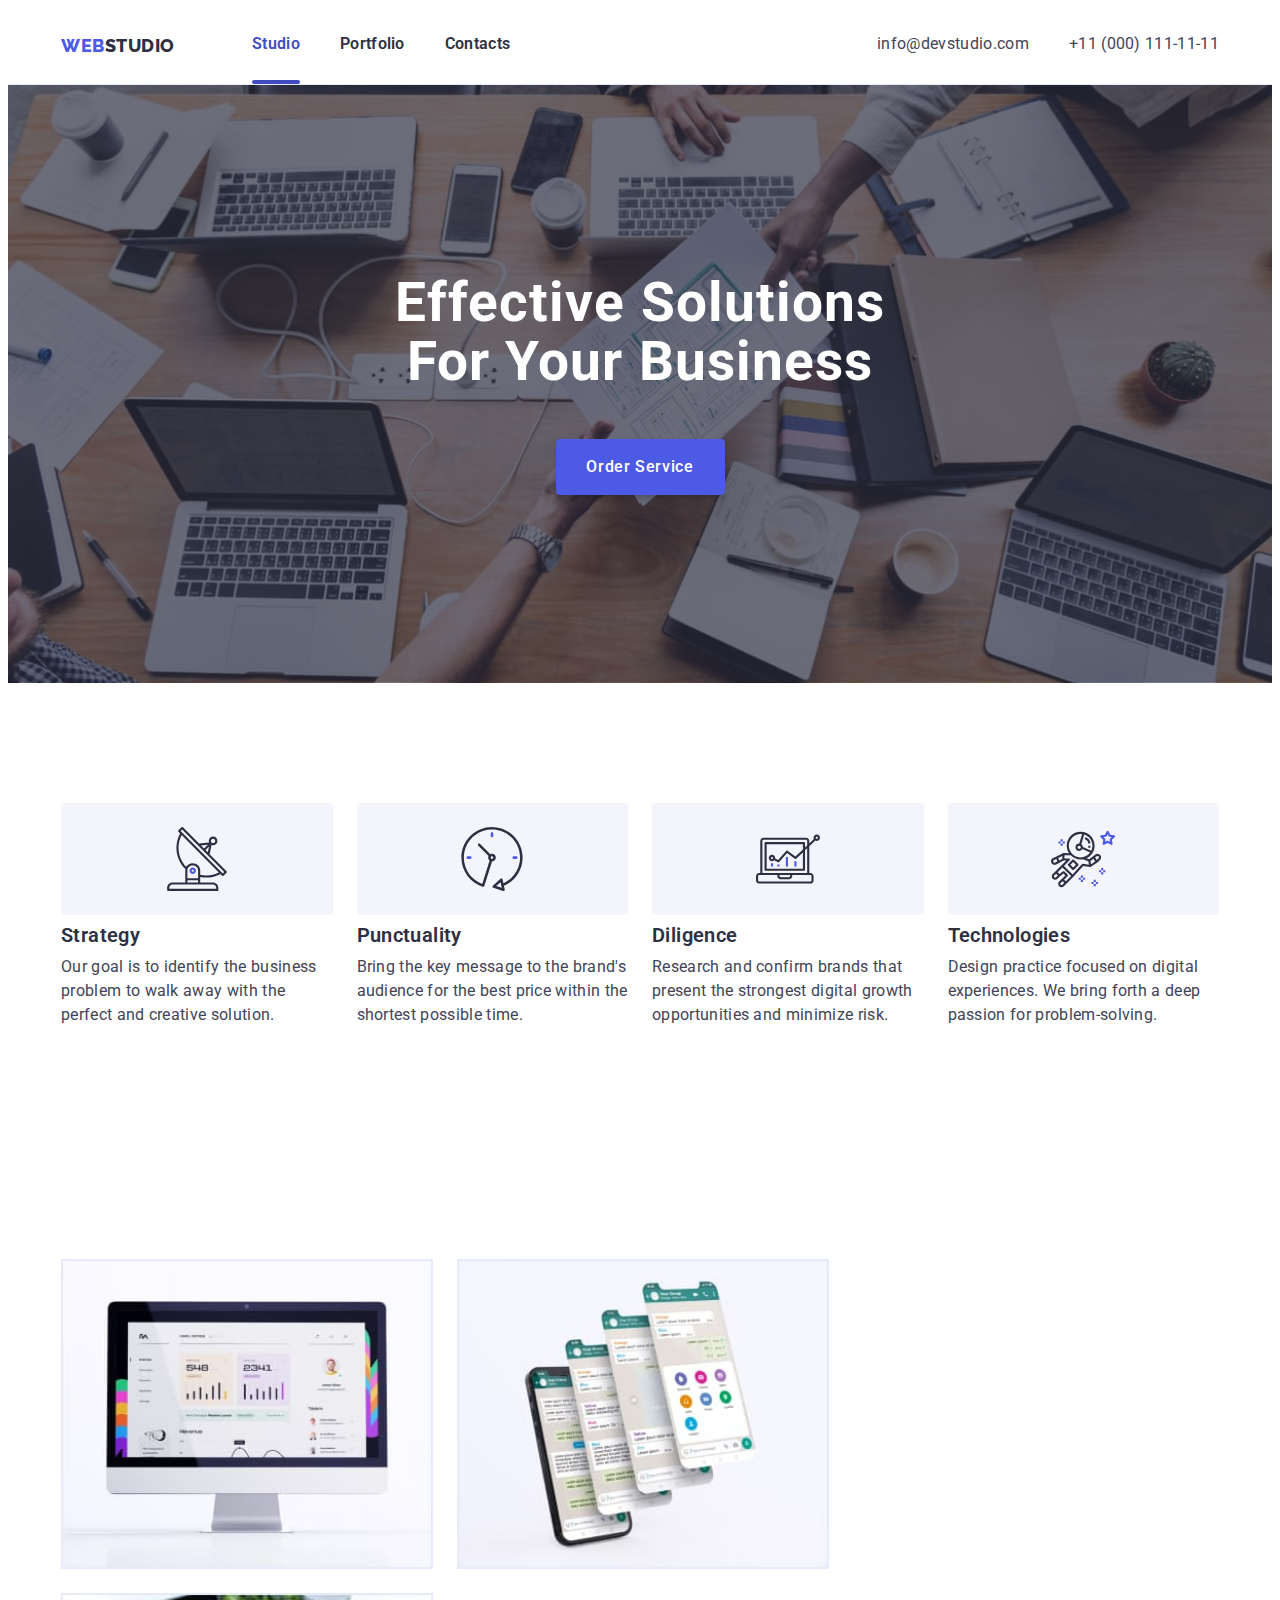
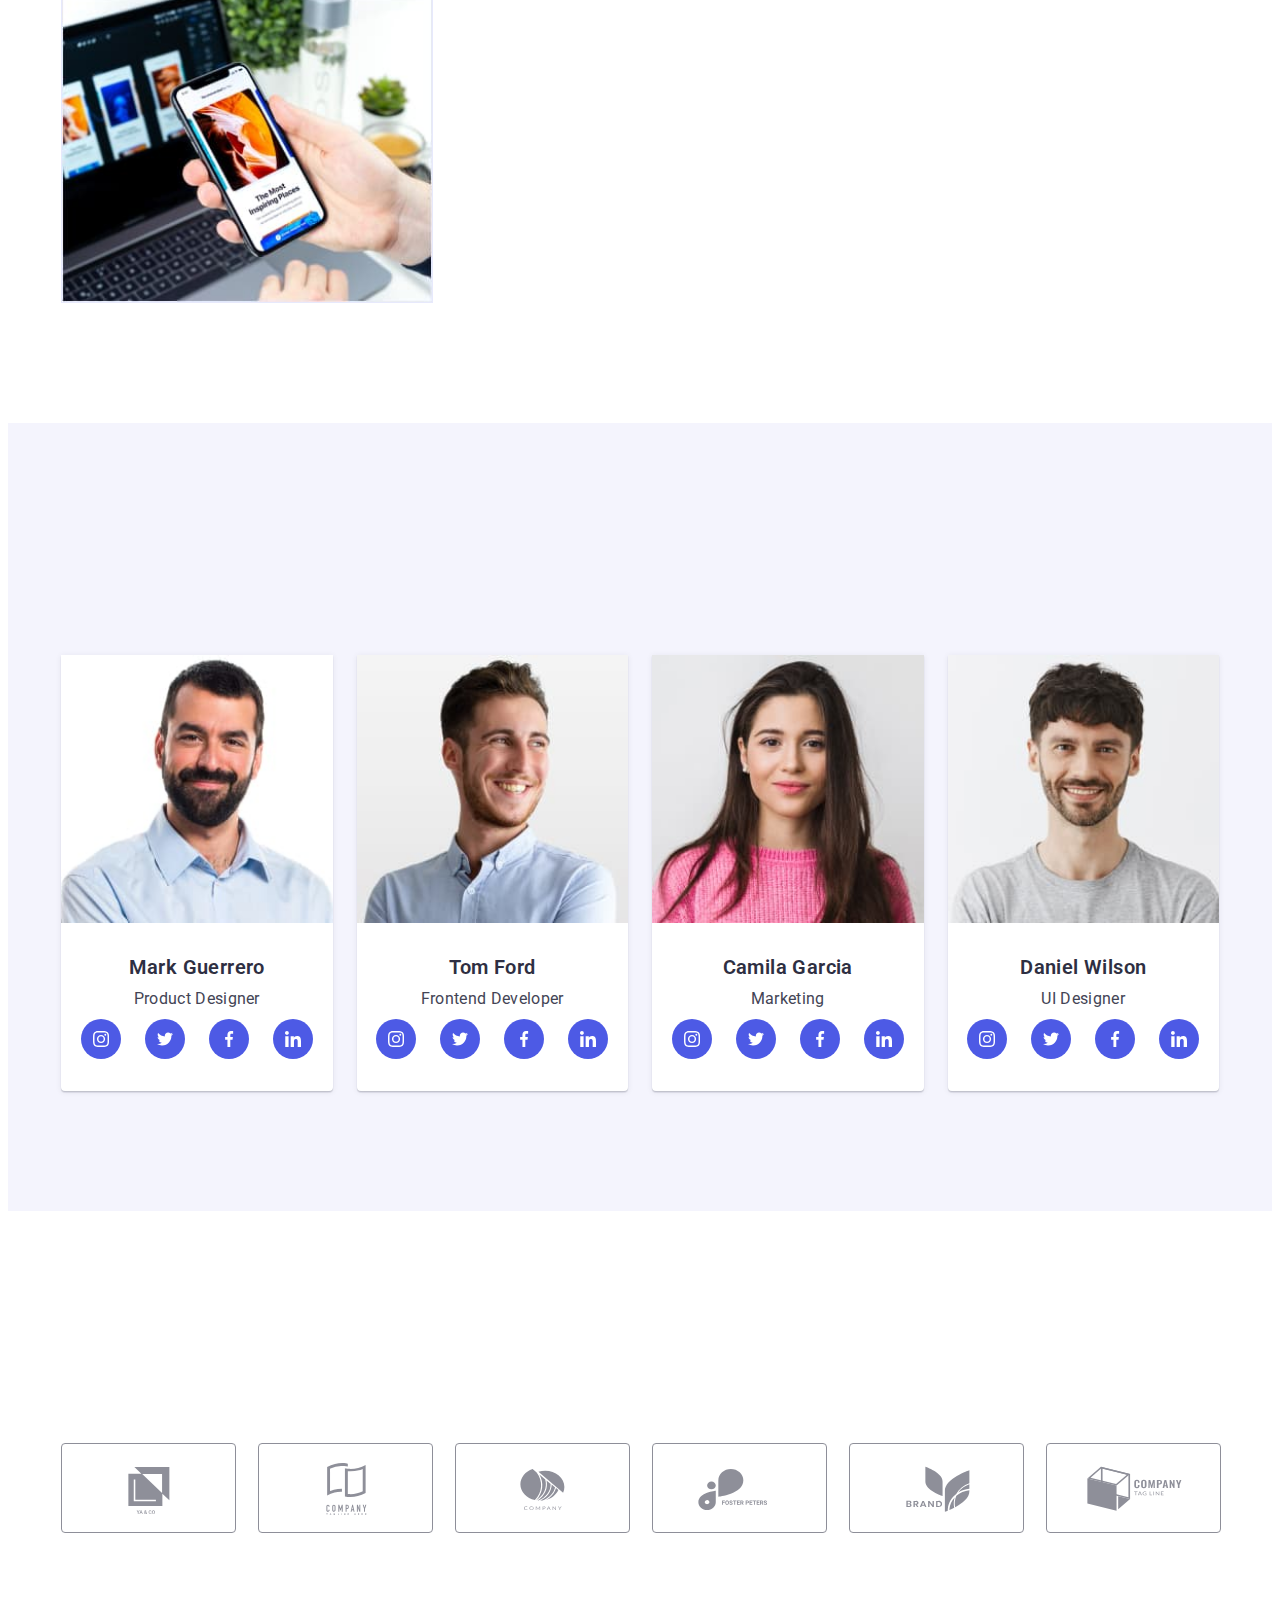
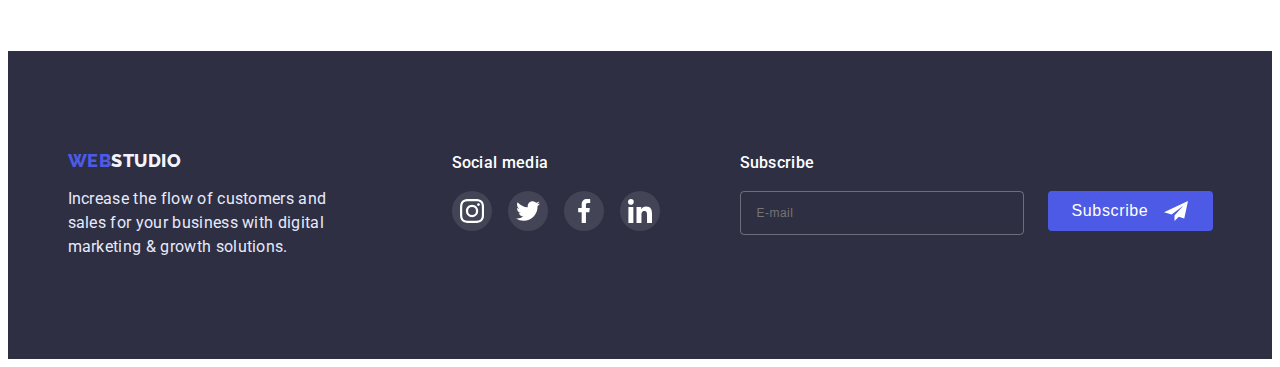
<file: index.html>
<!DOCTYPE html>
<html lang="en">
    <head>
        <meta charset="UTF-8" />
        <meta http-equiv="X-UA-Compatible" content="IE=edge" />
        <meta name="viewport" content="width=device-width, initial-scale=1.0" />
        <title>WebStudio</title>
        <link rel="preconnect" href="https://fonts.googleapis.com" />
        <link rel="preconnect" href="https://fonts.gstatic.com" crossorigin />
        <link
            href="https://fonts.googleapis.com/css2?family=Raleway:wght@800&family=Roboto:wght@400;500;700;900&display=swap"
            rel="stylesheet"
        />
        <link
            rel="stylesheet"
            href="https://cdnjs.cloudflare.com/ajax/libs/animate.css/4.1.1/animate.min.css"
        />
        <link rel="stylesheet" href="https://unpkg.com/aos@next/dist/aos.css" />
        <link
            rel="stylesheet"
            href="https://cdnjs.cloudflare.com/ajax/libs/modern-normalize/1.1.0/modern-normalize.min.css"
            integrity="sha512-wpPYUAdjBVSE4KJnH1VR1HeZfpl1ub8YT/NKx4PuQ5NmX2tKuGu6U/JRp5y+Y8XG2tV+wKQpNHVUX03MfMFn9Q=="
            crossorigin="anonymous"
            referrerpolicy="no-referrer"
        />
        <link rel="stylesheet" href="./css/styles.css" />
        <link rel="stylesheet" href="./css/mobile.css" />
        <link rel="stylesheet" href="./css/tablet.css" />
        <link rel="stylesheet" href="./css/desktop.css" />
    </head>
    <body>
        <header class="header">
            <div class="container header-container">
                <nav class="header-navigation">
                    <a class="header-logo" href="./index.html"
                        >Web<span class="header-logo hl-span">Studio</span>
                    </a>
                    <ul class="header-list list">
                        <li class="header-item">
                            <a class="header-link current" href="./index.html">Studio</a>
                        </li>
                        <li class="header-item">
                            <a class="header-link" href="./portfolio.html">Portfolio</a>
                        </li>
                        <li class="header-item"><a class="header-link" href="">Contacts</a></li>
                    </ul>
                </nav>
                <ul class="header-contacts-list list">
                    <li class="header-contacts-item">
                        <a class="header-contacts-mail" href="mailto:info@devstudio.com"
                            >info@devstudio.com</a
                        >
                    </li>
                    <li class="header-contacts-item">
                        <a class="header-contacts-tel" href="tel:+11(000)111-11-11"
                            >+11 (000) 111-11-11</a
                        >
                    </li>
                </ul>
                <button class="menu-open-btn" type="button" data-menu-open>
                    <svg class="menu-open-icon" width="32" height="22">
                        <use href="./images/icons.svg#icon-menu-hamburger"></use>
                    </svg>
                </button>
            </div>
            <div class="mob-menu is-hidden" data-menu>
                <div class="container">
                    <div class="mob-menu-top">
                        <button class="menu-close-btn" type="button" data-menu-close>
                            <svg class="menu-close-icon" width="8" height="8">
                                <use href="./images/icons.svg#icon-close-icon-mob"></use>
                            </svg>
                        </button>
                        <nav class="mob-menu-navigation">
                            <ul class="mob-menu-list list">
                                <li class="mob-menu-item">
                                    <a class="mob-menu-link current" href="./index.html">Studio</a>
                                </li>
                                <li class="mob-menu-item">
                                    <a class="mob-menu-link" href="./portfolio.html">Portfolio</a>
                                </li>
                                <li class="mob-menu-item">
                                    <a class="mob-menu-link" href="">Contacts</a>
                                </li>
                            </ul>
                        </nav>
                    </div>
                    <div class="mob-menu-bottom">
                        <ul class="menu-contacts-list list">
                            <li class="menu-contacts-item">
                                <a class="menu-contacts-mail" href="mailto:info@devstudio.com"
                                    >info@devstudio.com</a
                                >
                            </li>
                            <li class="menu-contacts-item">
                                <a class="menu-contacts-tel" href="tel:+11(000)111-11-11"
                                    >+11 (000) 111-11-11</a
                                >
                            </li>
                        </ul>
                        <ul class="mob-social-list list">
                            <li class="ms-list-item">
                                <a
                                    class="ms-item-link"
                                    target="_blank"
                                    rel="noreferrer noopener nofollow"
                                    href=""
                                >
                                    <svg class="ms-item-icon" width="24" height="24">
                                        <use href="./images/icons.svg#icon-instagram"></use>
                                    </svg>
                                </a>
                            </li>
                            <li class="ms-list-item">
                                <a
                                    class="ms-item-link"
                                    target="_blank"
                                    rel="noreferrer noopener nofollow"
                                    href=""
                                >
                                    <svg class="ms-item-icon" width="24" height="24">
                                        <use href="./images/icons.svg#icon-twitter"></use>
                                    </svg>
                                </a>
                            </li>
                            <li class="ms-list-item">
                                <a
                                    class="ms-item-link"
                                    target="_blank"
                                    rel="noreferrer noopener nofollow"
                                    href=""
                                >
                                    <svg class="ms-item-icon" width="24" height="24">
                                        <use href="./images/icons.svg#icon-facebook"></use>
                                    </svg>
                                </a>
                            </li>
                            <li class="ms-list-item">
                                <a
                                    class="ms-item-link"
                                    target="_blank"
                                    rel="noreferrer noopener nofollow"
                                    href=""
                                >
                                    <svg class="ms-item-icon" width="24" height="24">
                                        <use href="./images/icons.svg#icon-linkedin"></use>
                                    </svg>
                                </a>
                            </li>
                        </ul>
                    </div>
                </div>
            </div>
        </header>
        <main>
            <section class="hero">
                <div class="container">
                    <h1 class="hero-title animate__animated animate__zoomInDown animate__slow">
                        Effective Solutions for Your Business
                    </h1>
                    <button class="hero-btn" type="button" data-modal-open>Order Service</button>
                </div>
            </section>
            <!-- Why do you choose us -->
            <section class="our-strengths">
                <div class="container">
                    <h2 class="visually-hidden">Why do you choose us</h2>
                    <ul class="os-icons-list list">
                        <li class="os-icons-item">
                            <svg width="64px" height="64px">
                                <use href="./images/icons.svg#icon-antenna"></use>
                            </svg>
                        </li>
                        <li class="os-icons-item">
                            <svg width="64px" height="64px">
                                <use href="./images/icons.svg#icon-clock"></use>
                            </svg>
                        </li>
                        <li class="os-icons-item">
                            <svg width="64px" height="64px">
                                <use href="./images/icons.svg#icon-diagram"></use>
                            </svg>
                        </li>
                        <li class="os-icons-item">
                            <svg width="64px" height="64px">
                                <use href="./images/icons.svg#icon-astronaut"></use>
                            </svg>
                        </li>
                    </ul>
                    <ul class="our-strengths-list list">
                        <li class="our-strengths-item">
                            <h3 class="our-strengths-title">Strategy</h3>
                            <p class="our-strengths-text">
                                Our goal is to identify the business problem to walk away with the
                                perfect and creative solution.
                            </p>
                        </li>
                        <li class="our-strengths-item">
                            <h3 class="our-strengths-title">Punctuality</h3>
                            <p class="our-strengths-text">
                                Bring the key message to the brand's audience for the best price
                                within the shortest possible time.
                            </p>
                        </li>
                        <li class="our-strengths-item">
                            <h3 class="our-strengths-title">Diligence</h3>
                            <p class="our-strengths-text">
                                Research and confirm brands that present the strongest digital
                                growth opportunities and minimize risk.
                            </p>
                        </li>
                        <li class="our-strengths-item">
                            <h3 class="our-strengths-title">Technologies</h3>
                            <p class="our-strengths-text">
                                Design practice focused on digital experiences. We bring forth a
                                deep passion for problem-solving.
                            </p>
                        </li>
                    </ul>
                </div>
            </section>
            <!-- What are we doing -->
            <section class="our-projects">
                <div class="container">
                    <h2
                        class="our-projects-title"
                        data-aos="zoom-in-down"
                        data-aos-duration="1000"
                        data-aos-mirror="true"
                    >
                        What are we doing
                    </h2>
                    <ul class="our-projects-list list">
                        <li class="our-projects-item">
                            <img
                                src="./images/monitor.jpg"
                                alt="Monitor with the company's website displayed"
                                srcset="./images/monitor.jpg 1x, ./images/monitor-2X.jpg 2x"
                                width="360"
                            />
                        </li>
                        <li class="our-projects-item">
                            <img
                                src="./images/cellphone.jpg"
                                alt="Mobile phone with the application displayed"
                                srcset="./images/cellphone.jpg 1x, ./images/cellphone-2X.jpg 2x"
                                width="360"
                            />
                        </li>
                        <li class="our-projects-item">
                            <img
                                src="./images/laptop_and_cellphone.jpg"
                                alt="laptop and cellphone with the application displayed"
                                srcset="
                                    ./images/laptop_and_cellphone.jpg    1x,
                                    ./images/laptop_and_cellphone-2X.jpg 2x
                                "
                                width="360"
                            />
                        </li>
                    </ul>
                </div>
            </section>
            <!-- Out team -->
            <section class="our-team">
                <div class="container">
                    <h2
                        class="our-team-title"
                        data-aos="zoom-in-down"
                        data-aos-duration="1000"
                        data-aos-mirror="true"
                    >
                        Our Team
                    </h2>
                    <ul class="our-team-list list">
                        <li class="our-team-item">
                            <img
                                src="./images/teammate-1.jpg"
                                alt="Photo by Mark Guerrero"
                                srcset="./images/teammate-1.jpg 1x, ./images/teammate-1-2X.jpg 2x"
                                width="264"
                            />
                            <div class="teammate-text-container">
                                <h3 class="teammate-title">Mark Guerrero</h3>
                                <p class="teammate-text">Product Designer</p>
                                <ul class="ot-social-list list">
                                    <li class="social-list-item">
                                        <a
                                            class="social-item-link"
                                            target="_blank"
                                            rel="noreferrer noopener nofollow"
                                            href=""
                                        >
                                            <svg class="social-item-icon" width="16" height="16">
                                                <use href="./images/icons.svg#icon-instagram"></use>
                                            </svg>
                                        </a>
                                    </li>
                                    <li class="social-list-item">
                                        <a
                                            class="social-item-link"
                                            target="_blank"
                                            rel="noreferrer noopener nofollow"
                                            href=""
                                        >
                                            <svg class="social-item-icon" width="16" height="16">
                                                <use href="./images/icons.svg#icon-twitter"></use>
                                            </svg>
                                        </a>
                                    </li>
                                    <li class="social-list-item">
                                        <a
                                            class="social-item-link"
                                            target="_blank"
                                            rel="noreferrer noopener nofollow"
                                            href=""
                                        >
                                            <svg class="social-item-icon" width="16" height="16">
                                                <use href="./images/icons.svg#icon-facebook"></use>
                                            </svg>
                                        </a>
                                    </li>
                                    <li class="social-list-item">
                                        <a
                                            class="social-item-link"
                                            target="_blank"
                                            rel="noreferrer noopener nofollow"
                                            href=""
                                        >
                                            <svg class="social-item-icon" width="16" height="16">
                                                <use href="./images/icons.svg#icon-linkedin"></use>
                                            </svg>
                                        </a>
                                    </li>
                                </ul>
                            </div>
                        </li>
                        <li class="our-team-item">
                            <img
                                src="./images/teammate-2.jpg"
                                alt="Photo by Tom Ford"
                                srcset="./images/teammate-2.jpg 1x, ./images/teammate-2-2X.jpg 2x"
                                width="264"
                            />
                            <div class="teammate-text-container">
                                <h3 class="teammate-title">Tom Ford</h3>
                                <p class="teammate-text">Frontend Developer</p>
                                <ul class="ot-social-list list">
                                    <li class="social-list-item">
                                        <a
                                            class="social-item-link"
                                            target="_blank"
                                            rel="noreferrer noopener nofollow"
                                            href=""
                                        >
                                            <svg class="social-item-icon" width="16" height="16">
                                                <use href="./images/icons.svg#icon-instagram"></use>
                                            </svg>
                                        </a>
                                    </li>
                                    <li class="social-list-item">
                                        <a
                                            class="social-item-link"
                                            target="_blank"
                                            rel="noreferrer noopener nofollow"
                                            href=""
                                        >
                                            <svg class="social-item-icon" width="16" height="16">
                                                <use href="./images/icons.svg#icon-twitter"></use>
                                            </svg>
                                        </a>
                                    </li>
                                    <li class="social-list-item">
                                        <a
                                            class="social-item-link"
                                            target="_blank"
                                            rel="noreferrer noopener nofollow"
                                            href=""
                                        >
                                            <svg class="social-item-icon" width="16" height="16">
                                                <use href="./images/icons.svg#icon-facebook"></use>
                                            </svg>
                                        </a>
                                    </li>
                                    <li class="social-list-item">
                                        <a
                                            class="social-item-link"
                                            target="_blank"
                                            rel="noreferrer noopener nofollow"
                                            href=""
                                        >
                                            <svg class="social-item-icon" width="16" height="16">
                                                <use href="./images/icons.svg#icon-linkedin"></use>
                                            </svg>
                                        </a>
                                    </li>
                                </ul>
                            </div>
                        </li>
                        <li class="our-team-item">
                            <img
                                src="./images/teammate-3.jpg"
                                alt="Photo by Camila Garcia"
                                srcset="./images/teammate-3.jpg 1x, ./images/teammate-3-2X.jpg 2x"
                                width="264"
                            />
                            <div class="teammate-text-container">
                                <h3 class="teammate-title">Camila Garcia</h3>
                                <p class="teammate-text">Marketing</p>
                                <ul class="ot-social-list list">
                                    <li class="social-list-item">
                                        <a
                                            class="social-item-link"
                                            target="_blank"
                                            rel="noreferrer noopener nofollow"
                                            href=""
                                        >
                                            <svg class="social-item-icon" width="16" height="16">
                                                <use href="./images/icons.svg#icon-instagram"></use>
                                            </svg>
                                        </a>
                                    </li>
                                    <li class="social-list-item">
                                        <a
                                            class="social-item-link"
                                            target="_blank"
                                            rel="noreferrer noopener nofollow"
                                            href=""
                                        >
                                            <svg class="social-item-icon" width="16" height="16">
                                                <use href="./images/icons.svg#icon-twitter"></use>
                                            </svg>
                                        </a>
                                    </li>
                                    <li class="social-list-item">
                                        <a
                                            class="social-item-link"
                                            target="_blank"
                                            rel="noreferrer noopener nofollow"
                                            href=""
                                        >
                                            <svg class="social-item-icon" width="16" height="16">
                                                <use href="./images/icons.svg#icon-facebook"></use>
                                            </svg>
                                        </a>
                                    </li>
                                    <li class="social-list-item">
                                        <a
                                            class="social-item-link"
                                            target="_blank"
                                            rel="noreferrer noopener nofollow"
                                            href=""
                                        >
                                            <svg class="social-item-icon" width="16" height="16">
                                                <use href="./images/icons.svg#icon-linkedin"></use>
                                            </svg>
                                        </a>
                                    </li>
                                </ul>
                            </div>
                        </li>
                        <li class="our-team-item">
                            <img
                                src="./images/teammate-4.jpg"
                                alt="Photo by Daniel Wilson"
                                srcset="./images/teammate-4.jpg 1x, ./images/teammate-4-2X.jpg 2x"
                                width="264"
                            />
                            <div class="teammate-text-container">
                                <h3 class="teammate-title">Daniel Wilson</h3>
                                <p class="teammate-text">UI Designer</p>
                                <ul class="ot-social-list list">
                                    <li class="social-list-item">
                                        <a
                                            class="social-item-link"
                                            target="_blank"
                                            rel="noreferrer noopener nofollow"
                                            href=""
                                        >
                                            <svg class="social-item-icon" width="16" height="16">
                                                <use href="./images/icons.svg#icon-instagram"></use>
                                            </svg>
                                        </a>
                                    </li>
                                    <li class="social-list-item">
                                        <a
                                            class="social-item-link"
                                            target="_blank"
                                            rel="noreferrer noopener nofollow"
                                            href=""
                                        >
                                            <svg class="social-item-icon" width="16" height="16">
                                                <use href="./images/icons.svg#icon-twitter"></use>
                                            </svg>
                                        </a>
                                    </li>
                                    <li class="social-list-item">
                                        <a
                                            class="social-item-link"
                                            target="_blank"
                                            rel="noreferrer noopener nofollow"
                                            href=""
                                        >
                                            <svg class="social-item-icon" width="16" height="16">
                                                <use href="./images/icons.svg#icon-facebook"></use>
                                            </svg>
                                        </a>
                                    </li>
                                    <li class="social-list-item">
                                        <a
                                            class="social-item-link"
                                            target="_blank"
                                            rel="noreferrer noopener nofollow"
                                            href=""
                                        >
                                            <svg class="social-item-icon" width="16" height="16">
                                                <use href="./images/icons.svg#icon-linkedin"></use>
                                            </svg>
                                        </a>
                                    </li>
                                </ul>
                            </div>
                        </li>
                    </ul>
                </div>
            </section>
            <!-- Customers -->
            <section class="customers">
                <div class="container">
                    <h2
                        class="customers-title"
                        data-aos="zoom-in-down"
                        data-aos-duration="1000"
                        data-aos-mirror="true"
                    >
                        customers
                    </h2>
                    <ul class="customers-icons-list list">
                        <li class="customers-icons-item">
                            <a
                                class="customers-item-link"
                                target="_blank"
                                rel="noreferrer noopener nofollow"
                                href=""
                            >
                                <svg class="customers-icon" width="104" height="56">
                                    <use href="./images/icons.svg#icon-logo-ya-co"></use>
                                </svg>
                            </a>
                        </li>
                        <li class="customers-icons-item">
                            <a
                                class="customers-item-link"
                                target="_blank"
                                rel="noreferrer noopener nofollow"
                                href=""
                            >
                                <svg class="customers-icon" width="104" height="56">
                                    <use href="./images/icons.svg#icon-logo-com-1"></use>
                                </svg>
                            </a>
                        </li>
                        <li class="customers-icons-item">
                            <a
                                class="customers-item-link"
                                target="_blank"
                                rel="noreferrer noopener nofollow"
                                href=""
                            >
                                <svg class="customers-icon" width="104" height="56">
                                    <use href="./images/icons.svg#icon-logo-com-2"></use>
                                </svg>
                            </a>
                        </li>
                        <li class="customers-icons-item">
                            <a
                                class="customers-item-link"
                                target="_blank"
                                rel="noreferrer noopener nofollow"
                                href=""
                            >
                                <svg class="customers-icon" width="104" height="56">
                                    <use href="./images/icons.svg#icon-logo-foster-peters"></use>
                                </svg>
                            </a>
                        </li>
                        <li class="customers-icons-item">
                            <a
                                class="customers-item-link"
                                target="_blank"
                                rel="noreferrer noopener nofollow"
                                href=""
                            >
                                <svg class="customers-icon" width="104" height="56">
                                    <use href="./images/icons.svg#icon-logo-brand"></use>
                                </svg>
                            </a>
                        </li>
                        <li class="customers-icons-item">
                            <a
                                class="customers-item-link"
                                target="_blank"
                                rel="noreferrer noopener nofollow"
                                href=""
                            >
                                <svg class="customers-icon" width="104" height="56">
                                    <use href="./images/icons.svg#icon-logo-com-3"></use>
                                </svg>
                            </a>
                        </li>
                    </ul>
                </div>
            </section>
        </main>
        <footer class="footer">
            <div class="container footer-container">
                <div class="footer-logo-container">
                    <a class="footer-logo" href="./index.html"
                        >Web<span class="footer-logo fl-span">Studio</span></a
                    >
                    <p class="footer-text">
                        Increase the flow of customers and sales for your business with digital
                        marketing & growth solutions.
                    </p>
                </div>
                <div class="footer-social-container">
                    <p class="footer-social-text">Social media</p>
                    <ul class="footer-social-list list">
                        <li class="fs-list-item">
                            <a
                                class="footer-social-link"
                                target="_blank"
                                rel="noreferrer noopener nofollow"
                                href=""
                            >
                                <svg class="footer-social-icon" width="24" height="24">
                                    <use href="./images/icons.svg#icon-instagram"></use>
                                </svg>
                            </a>
                        </li>
                        <li class="fs-list-item">
                            <a
                                class="footer-social-link"
                                target="_blank"
                                rel="noreferrer noopener nofollow"
                                href=""
                            >
                                <svg class="footer-social-icon" width="24" height="24">
                                    <use href="./images/icons.svg#icon-twitter"></use>
                                </svg>
                            </a>
                        </li>
                        <li class="fs-list-item">
                            <a
                                class="footer-social-link"
                                target="_blank"
                                rel="noreferrer noopener nofollow"
                                href=""
                            >
                                <svg class="footer-social-icon" width="24" height="24">
                                    <use href="./images/icons.svg#icon-facebook"></use>
                                </svg>
                            </a>
                        </li>
                        <li class="fs-list-item">
                            <a
                                class="footer-social-link"
                                target="_blank"
                                rel="noreferrer noopener nofollow"
                                href=""
                            >
                                <svg class="footer-social-icon" width="24" height="24">
                                    <use href="./images/icons.svg#icon-linkedin"></use>
                                </svg>
                            </a>
                        </li>
                    </ul>
                </div>
                <div class="footer-subscribe-container">
                    <p class="subscribe-text">Subscribe</p>
                    <form class="subscribe-form">
                        <input
                            type="email"
                            class="subscribe-input"
                            name="user-email"
                            placeholder="E-mail"
                            required
                        />
                        <button type="submit" class="subscribe-btn">
                            <span class="subscribe-btn-container">
                                <span class="subscribe-btn-text">Subscribe</span>
                                <svg class="ss-item-icon" width="24" height="24">
                                    <use href="./images/icons.svg#icon-subscribe"></use>
                                </svg>
                            </span>
                        </button>
                    </form>
                </div>
            </div>
        </footer>
        <div class="backdrop is-hidden" data-modal>
            <div class="modal">
                <div class="modal-container">
                    <p class="modal-title">Leave your contacts and we will call you back</p>
                    <button type="button" class="close-icon-btn" data-modal-close>
                        <svg class="close-icon" width="8" height="8">
                            <use href="./images/icons.svg#icon-close-icon"></use>
                        </svg>
                    </button>
                    <form class="modal-form">
                        <ul class="modal-form-list list">
                            <li class="mf-list-item">
                                <label class="user-name-label" for="user-name">Name</label>
                                <div class="modal-input-container">
                                    <input
                                        class="user-name-input"
                                        type="text"
                                        name="user-name"
                                        id="user-name"
                                        required
                                    />
                                    <svg class="modal-input-icon" width="18" height="18">
                                        <use href="./images/icons.svg#icon-person-black"></use>
                                    </svg>
                                </div>
                            </li>
                            <li class="mf-list-item">
                                <label class="user-phone-label" for="user-phone">Phone</label>
                                <div class="modal-input-container">
                                    <input
                                        class="user-phone-input"
                                        type="tel"
                                        name="user-phone"
                                        id="user-phone"
                                        required
                                    />
                                    <svg class="modal-input-icon" width="18" height="24">
                                        <use href="./images/icons.svg#icon-phone-black"></use>
                                    </svg>
                                </div>
                            </li>
                            <li class="mf-list-item">
                                <label class="user-email-label" for="user-email">Email</label>
                                <div class="modal-input-container">
                                    <input
                                        class="user-email-input"
                                        type="email"
                                        name="user-email"
                                        id="user-email"
                                        required
                                    />
                                    <svg class="modal-input-icon" width="18" height="24">
                                        <use href="./images/icons.svg#icon-email-black"></use>
                                    </svg>
                                </div>
                            </li>
                        </ul>
                        <div class="modal-form-textarea">
                            <label class="user-comment-label" for="user-comment">Comment</label>
                            <textarea
                                class="user-comment-textarea"
                                name="user-comment"
                                id="user-comment"
                                cols="30"
                                rows="10"
                                placeholder="Text input"
                            ></textarea>
                        </div>
                        <div class="mf-user-ready">
                            <input
                                class="user-ready-input visually-hidden"
                                type="checkbox"
                                name="user-ready"
                                id="user-ready"
                                value="true"
                            />
                            <label class="user-ready-label" for="user-ready"
                                ><span>
                                    <svg class="user-ready-icon" width="10" height="8">
                                        <use
                                            href="./images/icons.svg#icon-ready-check"
                                        ></use></svg></span
                                >I accept the terms and conditions of the&nbsp;
                                <a
                                    class="privacy-policy-link"
                                    target="_blank"
                                    rel="noreferrer noopener nofollow"
                                    href=""
                                    >Privacy Policy</a
                                >
                            </label>
                        </div>
                        <button class="modal-form-btn" type="submit">Send</button>
                    </form>
                </div>
            </div>
        </div>
        <script src="https://unpkg.com/aos@next/dist/aos.js"></script>
        <script>
            AOS.init();
        </script>
        <script src="./js/modal.js"></script>
        <script src="./js/mobile-menu.js"></script>
    </body>
</html>
</file>
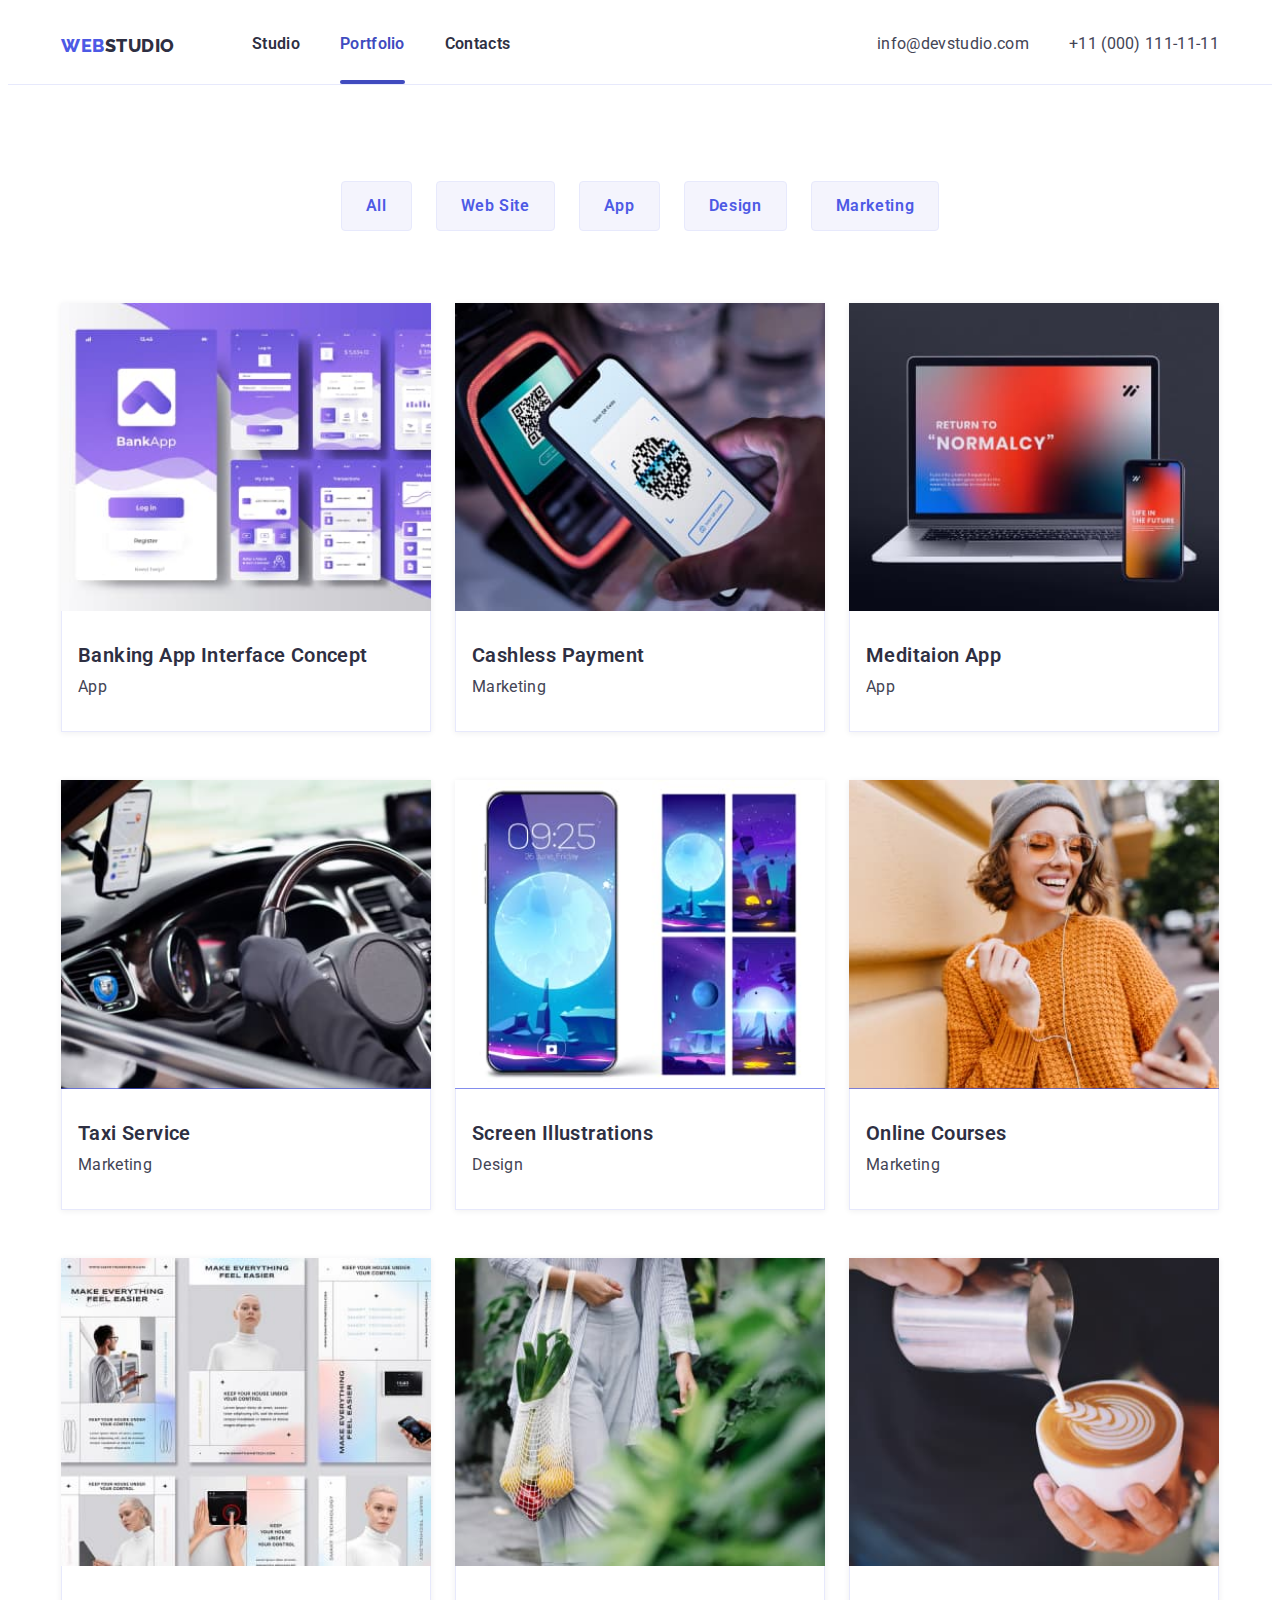
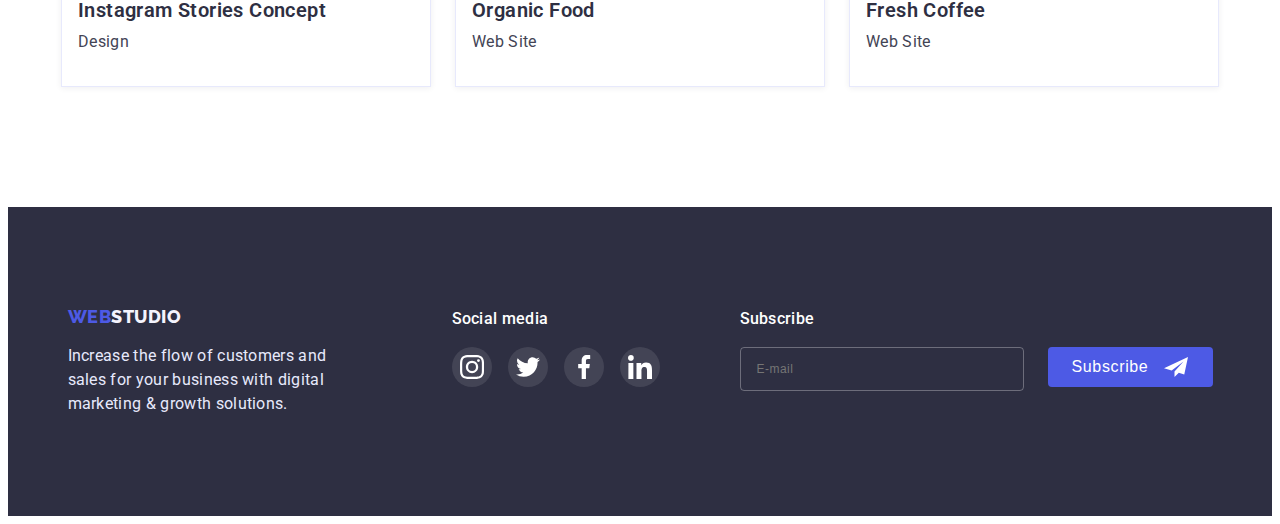
<file: portfolio.html>
<!DOCTYPE html>
<html lang="en">
    <head>
        <meta charset="UTF-8" />
        <meta http-equiv="X-UA-Compatible" content="IE=edge" />
        <meta name="viewport" content="width=device-width, initial-scale=1.0" />
        <title>WebStudio</title>
        <link rel="preconnect" href="https://fonts.googleapis.com" />
        <link rel="preconnect" href="https://fonts.gstatic.com" crossorigin />
        <link
            href="https://fonts.googleapis.com/css2?family=Raleway:wght@800&family=Roboto:wght@400;500;700;900&display=swap"
            rel="stylesheet"
        />
        <link
            rel="stylesheet"
            href="https://cdnjs.cloudflare.com/ajax/libs/modern-normalize/1.1.0/modern-normalize.min.css"
            integrity="sha512-wpPYUAdjBVSE4KJnH1VR1HeZfpl1ub8YT/NKx4PuQ5NmX2tKuGu6U/JRp5y+Y8XG2tV+wKQpNHVUX03MfMFn9Q=="
            crossorigin="anonymous"
            referrerpolicy="no-referrer"
        />
        <link rel="stylesheet" href="./css/styles.css" />
        <link rel="stylesheet" href="./css/mobile.css" />
        <link rel="stylesheet" href="./css/tablet.css" />
        <link rel="stylesheet" href="./css/desktop.css" />
    </head>
    <body>
        <header class="header">
            <div class="container header-container">
                <nav class="header-navigation">
                    <a class="header-logo" href="./index.html"
                        >Web<span class="header-logo hl-span">Studio</span>
                    </a>
                    <ul class="header-list list">
                        <li class="header-item">
                            <a class="header-link" href="./index.html">Studio</a>
                        </li>
                        <li class="header-item">
                            <a class="header-link current" href="./portfolio.html">Portfolio</a>
                        </li>
                        <li class="header-item"><a class="header-link" href="">Contacts</a></li>
                    </ul>
                </nav>
                <ul class="header-contacts-list list">
                    <li class="header-contacts-item">
                        <a class="header-contacts-mail" href="mailto:info@devstudio.com"
                            >info@devstudio.com</a
                        >
                    </li>
                    <li class="header-contacts-item">
                        <a class="header-contacts-tel" href="tel:+11(000)111-11-11"
                            >+11 (000) 111-11-11</a
                        >
                    </li>
                </ul>
                <button class="menu-open-btn" type="button" data-menu-open>
                    <svg class="menu-open-icon" width="32" height="22">
                        <use href="./images/icons.svg#icon-menu-hamburger"></use>
                    </svg>
                </button>
            </div>
            <div class="mob-menu is-hidden" data-menu>
                <div class="container">
                    <div class="mob-menu-top">
                        <button class="menu-close-btn" type="button" data-menu-close>
                            <svg class="menu-close-icon" width="8" height="8">
                                <use href="./images/icons.svg#icon-close-icon-mob"></use>
                            </svg>
                        </button>
                        <nav class="mob-menu-navigation">
                            <ul class="mob-menu-list list">
                                <li class="mob-menu-item">
                                    <a class="mob-menu-link" href="./index.html">Studio</a>
                                </li>
                                <li class="mob-menu-item">
                                    <a class="mob-menu-link current" href="./portfolio.html"
                                        >Portfolio</a
                                    >
                                </li>
                                <li class="mob-menu-item">
                                    <a class="mob-menu-link" href="">Contacts</a>
                                </li>
                            </ul>
                        </nav>
                    </div>
                    <div class="mob-menu-bottom">
                        <ul class="menu-contacts-list list">
                            <li class="menu-contacts-item">
                                <a class="menu-contacts-mail" href="mailto:info@devstudio.com"
                                    >info@devstudio.com</a
                                >
                            </li>
                            <li class="menu-contacts-item">
                                <a class="menu-contacts-tel" href="tel:+11(000)111-11-11"
                                    >+11 (000) 111-11-11</a
                                >
                            </li>
                        </ul>
                        <ul class="mob-social-list list">
                            <li class="ms-list-item">
                                <a
                                    class="ms-item-link"
                                    target="_blank"
                                    rel="noreferrer noopener nofollow"
                                    href=""
                                >
                                    <svg class="ms-item-icon" width="24" height="24">
                                        <use href="./images/icons.svg#icon-instagram"></use>
                                    </svg>
                                </a>
                            </li>
                            <li class="ms-list-item">
                                <a
                                    class="ms-item-link"
                                    target="_blank"
                                    rel="noreferrer noopener nofollow"
                                    href=""
                                >
                                    <svg class="ms-item-icon" width="24" height="24">
                                        <use href="./images/icons.svg#icon-twitter"></use>
                                    </svg>
                                </a>
                            </li>
                            <li class="ms-list-item">
                                <a
                                    class="ms-item-link"
                                    target="_blank"
                                    rel="noreferrer noopener nofollow"
                                    href=""
                                >
                                    <svg class="ms-item-icon" width="24" height="24">
                                        <use href="./images/icons.svg#icon-facebook"></use>
                                    </svg>
                                </a>
                            </li>
                            <li class="ms-list-item">
                                <a
                                    class="ms-item-link"
                                    target="_blank"
                                    rel="noreferrer noopener nofollow"
                                    href=""
                                >
                                    <svg class="ms-item-icon" width="24" height="24">
                                        <use href="./images/icons.svg#icon-linkedin"></use>
                                    </svg>
                                </a>
                            </li>
                        </ul>
                    </div>
                </div>
            </div>
        </header>
        <main>
            <!-- Our projects -->
            <section class="finished-products">
                <div class="container">
                    <h1 class="visually-hidden">Finished products</h1>
                    <ul class="filter-buttons-list list">
                        <li class="filter-buttons-item">
                            <button class="filter-btn" type="button">All</button>
                        </li>
                        <li class="filter-buttons-item">
                            <button class="filter-btn" type="button">Web Site</button>
                        </li>
                        <li class="filter-buttons-item">
                            <button class="filter-btn" type="button">App</button>
                        </li>
                        <li class="filter-buttons-item">
                            <button class="filter-btn" type="button">Design</button>
                        </li>
                        <li class="filter-buttons-item">
                            <button class="filter-btn" type="button">Marketing</button>
                        </li>
                    </ul>
                    <ul class="finished-products-list list">
                        <li class="finished-products-item">
                            <div class="product-thumb">
                                <img
                                    src="./images/our-projects-card-1.jpg"
                                    alt="Banking App Interface Concept"
                                    width="360"
                                />
                                <div class="overlay-container">
                                    <p class="overlay-container-text">
                                        14 Stylish and User-Friendly App Design Concepts · Task
                                        Manager App · Calorie Tracker App · Exotic Fruit Ecommerce
                                        App · Cloud Storage App
                                    </p>
                                </div>
                            </div>
                            <div class="products-text-container">
                                <h2 class="finished-products-title">
                                    Banking App Interface Concept
                                </h2>
                                <p class="finished-products-text">App</p>
                            </div>
                        </li>
                        <li class="finished-products-item">
                            <div class="product-thumb">
                                <img
                                    src="./images/our-projects-card-2.jpg"
                                    alt="Cashless Payment"
                                    width="360"
                                />
                                <div class="overlay-container">
                                    <p class="overlay-container-text">
                                        14 Stylish and User-Friendly App Design Concepts · Task
                                        Manager App · Calorie Tracker App · Exotic Fruit Ecommerce
                                        App · Cloud Storage App
                                    </p>
                                </div>
                            </div>
                            <div class="products-text-container">
                                <h2 class="finished-products-title">Cashless Payment</h2>
                                <p class="finished-products-text">Marketing</p>
                            </div>
                        </li>
                        <li class="finished-products-item">
                            <div class="product-thumb">
                                <img
                                    src="./images/our-projects-card-3.jpg"
                                    alt="Meditaion App"
                                    width="360"
                                />
                                <div class="overlay-container">
                                    <p class="overlay-container-text">
                                        14 Stylish and User-Friendly App Design Concepts · Task
                                        Manager App · Calorie Tracker App · Exotic Fruit Ecommerce
                                        App · Cloud Storage App
                                    </p>
                                </div>
                            </div>
                            <div class="products-text-container">
                                <h2 class="finished-products-title">Meditaion App</h2>
                                <p class="finished-products-text">App</p>
                            </div>
                        </li>
                        <li class="finished-products-item">
                            <div class="product-thumb">
                                <img
                                    src="./images/our-projects-card-4.jpg"
                                    alt="Taxi Service"
                                    width="360"
                                />
                                <div class="overlay-container">
                                    <p class="overlay-container-text">
                                        14 Stylish and User-Friendly App Design Concepts · Task
                                        Manager App · Calorie Tracker App · Exotic Fruit Ecommerce
                                        App · Cloud Storage App
                                    </p>
                                </div>
                            </div>
                            <div class="products-text-container">
                                <h2 class="finished-products-title">Taxi Service</h2>
                                <p class="finished-products-text">Marketing</p>
                            </div>
                        </li>
                        <li class="finished-products-item">
                            <div class="product-thumb">
                                <img
                                    src="./images/our-projects-card-5.jpg"
                                    alt="Screen Illustrations"
                                    width="360"
                                />
                                <div class="overlay-container">
                                    <p class="overlay-container-text">
                                        14 Stylish and User-Friendly App Design Concepts · Task
                                        Manager App · Calorie Tracker App · Exotic Fruit Ecommerce
                                        App · Cloud Storage App
                                    </p>
                                </div>
                            </div>
                            <div class="products-text-container">
                                <h2 class="finished-products-title">Screen Illustrations</h2>
                                <p class="finished-products-text">Design</p>
                            </div>
                        </li>
                        <li class="finished-products-item">
                            <div class="product-thumb">
                                <img
                                    src="./images/our-projects-card-6.jpg"
                                    alt="Online Courses"
                                    width="360"
                                />
                                <div class="overlay-container">
                                    <p class="overlay-container-text">
                                        14 Stylish and User-Friendly App Design Concepts · Task
                                        Manager App · Calorie Tracker App · Exotic Fruit Ecommerce
                                        App · Cloud Storage App
                                    </p>
                                </div>
                            </div>
                            <div class="products-text-container">
                                <h2 class="finished-products-title">Online Courses</h2>
                                <p class="finished-products-text">Marketing</p>
                            </div>
                        </li>
                        <li class="finished-products-item">
                            <div class="product-thumb">
                                <img
                                    src="./images/our-projects-card-7.jpg"
                                    alt="Instagram Stories Concept"
                                    width="360"
                                />
                                <div class="overlay-container">
                                    <p class="overlay-container-text">
                                        14 Stylish and User-Friendly App Design Concepts · Task
                                        Manager App · Calorie Tracker App · Exotic Fruit Ecommerce
                                        App · Cloud Storage App
                                    </p>
                                </div>
                            </div>
                            <div class="products-text-container">
                                <h2 class="finished-products-title">Instagram Stories Concept</h2>
                                <p class="finished-products-text">Design</p>
                            </div>
                        </li>
                        <li class="finished-products-item">
                            <div class="product-thumb">
                                <img
                                    src="./images/our-projects-card-8.jpg"
                                    alt="Organic Food"
                                    width="360"
                                />
                                <div class="overlay-container">
                                    <p class="overlay-container-text">
                                        14 Stylish and User-Friendly App Design Concepts · Task
                                        Manager App · Calorie Tracker App · Exotic Fruit Ecommerce
                                        App · Cloud Storage App
                                    </p>
                                </div>
                            </div>
                            <div class="products-text-container">
                                <h2 class="finished-products-title">Organic Food</h2>
                                <p class="finished-products-text">Web Site</p>
                            </div>
                        </li>
                        <li class="finished-products-item">
                            <div class="product-thumb">
                                <img
                                    src="./images/our-projects-card-9.jpg"
                                    alt="Fresh Coffee"
                                    width="360"
                                />
                                <div class="overlay-container">
                                    <p class="overlay-container-text">
                                        14 Stylish and User-Friendly App Design Concepts · Task
                                        Manager App · Calorie Tracker App · Exotic Fruit Ecommerce
                                        App · Cloud Storage App
                                    </p>
                                </div>
                            </div>
                            <div class="products-text-container">
                                <h2 class="finished-products-title">Fresh Coffee</h2>
                                <p class="finished-products-text">Web Site</p>
                            </div>
                        </li>
                    </ul>
                </div>
            </section>
        </main>
        <footer class="footer">
            <div class="container footer-container">
                <div class="footer-logo-container">
                    <a class="footer-logo" href="./index.html"
                        >Web<span class="footer-logo fl-span">Studio</span></a
                    >
                    <p class="footer-text">
                        Increase the flow of customers and sales for your business with digital
                        marketing & growth solutions.
                    </p>
                </div>
                <div class="footer-social-container">
                    <p class="footer-social-text">Social media</p>
                    <ul class="footer-social-list list">
                        <li class="fs-list-item">
                            <a
                                class="footer-social-link"
                                target="_blank"
                                rel="noreferrer noopener nofollow"
                                href=""
                            >
                                <svg class="footer-social-icon" width="24" height="24">
                                    <use href="./images/icons.svg#icon-instagram"></use>
                                </svg>
                            </a>
                        </li>
                        <li class="fs-list-item">
                            <a
                                class="footer-social-link"
                                target="_blank"
                                rel="noreferrer noopener nofollow"
                                href=""
                            >
                                <svg class="footer-social-icon" width="24" height="24">
                                    <use href="./images/icons.svg#icon-twitter"></use>
                                </svg>
                            </a>
                        </li>
                        <li class="fs-list-item">
                            <a
                                class="footer-social-link"
                                target="_blank"
                                rel="noreferrer noopener nofollow"
                                href=""
                            >
                                <svg class="footer-social-icon" width="24" height="24">
                                    <use href="./images/icons.svg#icon-facebook"></use>
                                </svg>
                            </a>
                        </li>
                        <li class="fs-list-item">
                            <a
                                class="footer-social-link"
                                target="_blank"
                                rel="noreferrer noopener nofollow"
                                href=""
                            >
                                <svg class="footer-social-icon" width="24" height="24">
                                    <use href="./images/icons.svg#icon-linkedin"></use>
                                </svg>
                            </a>
                        </li>
                    </ul>
                </div>
                <div class="footer-subscribe-container">
                    <p class="subscribe-text">Subscribe</p>
                    <form class="subscribe-form">
                        <input
                            type="email"
                            class="subscribe-input"
                            name="user-email"
                            placeholder="E-mail"
                            required
                        />
                        <button type="submit" class="subscribe-btn">
                            <span class="subscribe-btn-container">
                                <span class="subscribe-btn-text">Subscribe</span>
                                <svg class="ss-item-icon" width="24" height="24">
                                    <use href="./images/icons.svg#icon-subscribe"></use>
                                </svg>
                            </span>
                        </button>
                    </form>
                </div>
            </div>
        </footer>
        <script src="./js/mobile-menu.js"></script>
    </body>
</html>
</file>
<file: css/styles.css>
/** VARIABLES*/
:root {
    /**COLORS*/
    --primary-bg: #ffffff;
    --primary-brand: #4d5ae5;
    --dark: #2e2f42;
    --success: #31d0aa;
    --text: #434455;
    --subtle-text: #8e8f99;
    --accent: #e7e9fc;
    --light: #f4f4fd;
    --hover-focus: #404bbf;
    --bg-gradient: linear-gradient(#2e2f42b3, #2e2f42b3);
    --bg-modal: #fcfcfc;
    --modal-overlay: #2e2f4266;
    /**FONTS*/
    --main-font: "Roboto", sans-serif;
    --secondary-font: "Raleway", sans-serif;
    /**TRANSITIONS*/
    --transition-color: color 250ms cubic-bezier(0.4, 0, 0.2, 1);
    --transition-bg-color: background-color 250ms cubic-bezier(0.4, 0, 0.2, 1);
    --transition-box-shadow: box-shadow 250ms cubic-bezier(0.4, 0, 0.2, 1);
}

/**RESET STYLES*/
p,
h1,
h2,
h3,
h4,
h5,
h6 {
    margin: 0;
}
ul,
ol {
    margin: 0;
    padding-left: 0;
}

body {
    font-family: var(--main-font);
    color: var(--text);
    background-color: var(--primary-bg);
}

/**COMMON STYLES*/
.list {
    list-style: none;
}
.visually-hidden {
    position: absolute;
    width: 1px;
    height: 1px;
    margin: -1px;
    border: 0;
    padding: 0;
    white-space: nowrap;
    clip-path: inset(100%);
    overflow: hidden;
}
img {
    display: block;
    max-width: 100%;
    height: auto;
    width: 100%;
}
:focus {
    outline: transparent;
}

/*!CONTAINER*/
.container {
    padding: 0px 15px;
    margin: 0 auto;
}

/**INDEX PAGE STYLES*/
/*!HEADER*/
.header {
    background-color: var(--primary-bg);
    border-bottom: 1px solid #e7e9fc;
}
.header-container {
    display: flex;
    align-items: center;
}
.header-navigation {
    display: flex;
    margin-right: auto;
    align-items: center;
}
.header-logo {
    width: 115px;
    font-family: var(--secondary-font);
    font-weight: 800;
    font-size: 18px;
    color: var(--primary-brand);
    line-height: 1.16;
    letter-spacing: 0.03em;
    text-transform: uppercase;
    text-decoration: none;
    margin-right: 76px;
    padding: 24px 0;
}
.hl-span {
    color: var(--dark);
}
.header-list {
    display: flex;
    gap: 40px;
}
/* .header-item {
} */
.header-link {
    position: relative;
    display: block;
    font-weight: 600;
    color: var(--dark);
    line-height: 1.5;
    letter-spacing: 0.02em;
    text-decoration: none;
    padding: 24px 0;
    transition: var(--transition-color);
}
.header-link.current {
    color: var(--hover-focus);
}
.header-link.current::after {
    content: "";
    position: absolute;
    bottom: 0;
    left: 0;
    width: 100%;
    height: 4px;
    background-color: var(--hover-focus);
    border-radius: 2px;
}
.header-contacts-list {
    display: flex;
    gap: 40px;
}
/* .header-contacts-item {
} */
.header-contacts-mail,
.header-contacts-tel {
    display: inline-block;
    font-style: normal;
    color: inherit;
    text-decoration: none;
    line-height: 1.5;
    letter-spacing: 0.02em;
    padding: 24px 0;
    transition: var(--transition-color);
}
.header-contacts-mail:is(:hover, :focus),
.header-contacts-tel:is(:hover, :focus),
.header-link:is(:hover, :focus) {
    color: var(--hover-focus);
}
.menu-open-btn {
    width: 32px;
    height: 32px;
    padding: 0;
    background-color: transparent;
    border: none;
    cursor: pointer;
}
.menu-open-icon {
    stroke: var(--dark);
}
.mob-menu {
    position: fixed;
    top: 0;
    z-index: 1;
    width: 100vw;
    height: 100vh;
    background-color: var(--primary-bg);
    opacity: 1;
    transition: opacity 250ms cubic-bezier(0.4, 0, 0.2, 1);
}
.mob-menu.is-hidden {
    opacity: 0;
    pointer-events: none;
}
.mob-menu > .container {
    display: flex;
    height: 100%;
    flex-direction: column;
    justify-content: space-between;
    padding: 40px;
    overflow: auto;
}
/* .mob-menu-top {
} */
.menu-close-btn {
    width: 24px;
    height: 24px;
    display: flex;
    align-items: center;
    justify-content: center;
    margin-left: auto;
    background-color: var(--accent);
    border: 1px solid rgba(0, 0, 0, 0.1);
    border-radius: 50%;
    cursor: pointer;
    transition: background-color 250ms cubic-bezier(0.4, 0, 0.2, 1);
}
.menu-close-btn:hover {
    background-color: var(--hover-focus);
}
.menu-close-btn:hover .menu-close-icon {
    fill: var(--primary-bg);
}
.menu-close-icon {
    fill: #000000;
    transition: fill 250ms cubic-bezier(0.4, 0, 0.2, 1);
}
.mob-menu-navigation {
    margin-top: 16px;
}
.mob-menu-list {
    display: flex;
    flex-direction: column;
    gap: 40px;
}
.mob-menu-item {
    font-weight: 700;
    font-size: 36px;
    line-height: 1.11;
    letter-spacing: 0.02em;
    text-transform: capitalize;
    color: var(--dark);
}
.mob-menu-link {
    color: var(--dark);
    text-decoration: none;
}
.mob-menu-link.current {
    color: var(--hover-focus);
}
.mob-menu-bottom {
    margin-top: 60px;
}
.menu-contacts-list {
    display: flex;
    flex-direction: column-reverse;
    gap: 40px;
}
/* .menu-contacts-item {
} */
.menu-contacts-mail {
    font-weight: 500;
    font-size: 20px;
    line-height: 1.2;
    letter-spacing: 0.02em;
    color: var(--text);
    text-decoration: none;
    transition: var(--transition-color);
}
.menu-contacts-tel {
    font-weight: 600;
    font-size: 25px;
    line-height: 1.11;
    text-transform: capitalize;
    color: var(--text);
    text-decoration: none;
    transition: var(--transition-color);
}
.menu-contacts-mail:is(:hover, :focus),
.menu-contacts-tel:is(:hover, :focus) {
    color: var(--hover-focus);
}
.mob-social-list {
    display: flex;
    gap: 27px;
    margin-top: 48px;
}
.ms-list-item {
    width: 40px;
    height: 40px;
}
.ms-item-link {
    width: 100%;
    height: 100%;
    background-color: var(--primary-brand);
    border-radius: 50%;
    display: flex;
    align-items: center;
    justify-content: center;
    transition: var(--transition-bg-color);
}
.ms-item-icon {
    fill: var(--primary-bg);
}
.ms-item-link:is(:hover, :focus) {
    background-color: var(--hover-focus);
}

/*!MEDIA*/
@media screen and (max-width: 767px) {
    .header-list,
    .header-contacts-list {
        display: none;
    }
}
@media screen and (min-width: 768px) {
    .menu-open-btn {
        display: none;
    }
    .mob-menu {
        display: none;
    }
}

/*!HERO*/
.hero {
    padding: 112px 0px;
    text-align: center;
    background-image: var(--bg-gradient), url(../images/hero-image-mobile.jpg);
    background-repeat: no-repeat;
    background-position: center;
    background-size: cover;
    background-color: var(--dark);
}
.hero > .container {
    padding: 0;
    width: 100%;
}
@media (min-device-pixel-ratio: 2), (min-resolution: 192dpi), (min-resolution: 2dppx) {
    .hero {
        background-image: var(--bg-gradient), url(../images/hero-image-mobile-2X.jpg);
    }
}
.hero-title {
    max-width: 318px;
    margin: 0 auto;
    font-weight: 700;
    font-size: 35px;
    line-height: 1.11;
    letter-spacing: 0.02em;
    text-transform: capitalize;
    color: var(--primary-bg);
}
.hero-btn {
    display: inline-block;
    min-width: 169px;
    height: 56px;
    margin-top: 72px;
    font-family: inherit;
    font-weight: 500;
    font-size: 16px;
    line-height: 1.5;
    letter-spacing: 0.04em;
    background-color: var(--primary-brand);
    color: var(--primary-bg);
    cursor: pointer;
    border: none;
    border-radius: 4px;
    box-shadow: 0px 4px 4px rgba(0, 0, 0, 0.15);
    transition: var(--transition-bg-color), var(--transition-color), var(--transition-box-shadow);
}
.hero-btn:is(:hover, :focus) {
    background-color: var(--hover-focus);
    color: var(--primary-bg);
    box-shadow: 0px 4px 4px rgba(0, 0, 0, 0.15);
}

/*!OUR STRENGTHS*/
.our-strengths {
    padding: 96px 0;
    background-color: var(--primary-bg);
}
.our-strengths-list {
    display: flex;
    flex-wrap: wrap;
    gap: 72px;
}
.our-strengths-item {
    width: 100%;
}
.our-strengths-title {
    font-weight: 600;
    font-size: 36px;
    text-align: center;
    line-height: 1.11;
    letter-spacing: 0.02em;
    text-transform: capitalize;
    color: var(--dark);
}
.our-strengths-text {
    font-weight: 500;
    font-size: 16px;
    line-height: 1.5;
    letter-spacing: 0.02em;
    margin-top: 8px;
}
/*!MEDIA*/
@media screen and (max-width: 1157px) {
    .os-icons-list {
        display: none;
    }
}

/*!OUR PROJECTS*/
/*!MEDIA*/
@media screen and (max-width: 1157px) {
    .our-projects {
        display: none;
    }
}

/*!OUR TEAM*/
.our-team {
    background-color: var(--light);
    padding: 96px 0px;
    text-align: center;
}
.our-team-title {
    font-weight: 600;
    font-size: 36px;
    line-height: 1.11;
    letter-spacing: 0.02em;
    text-transform: capitalize;
    color: var(--dark);
}
.our-team-list {
    display: flex;
    flex-wrap: wrap;
    gap: 72px;
    margin-top: 72px;
}
.our-team-item {
    width: 100%;
    background-color: var(--primary-bg);
    box-shadow: 0px 1px 6px rgba(46, 47, 66, 0.08), 0px 1px 1px rgba(46, 47, 66, 0.16),
        0px 2px 1px rgba(46, 47, 66, 0.08);
    border-radius: 0px 0px 4px 4px;
}
.teammate-text-container {
    padding: 32px 14px;
}
.teammate-title {
    font-weight: 600;
    font-size: 20px;
    line-height: 1.2;
    letter-spacing: 0.02em;
    color: var(--dark);
}
.teammate-text {
    line-height: 1.5;
    letter-spacing: 0.02em;
    margin-top: 8px;
}
.ot-social-list {
    display: flex;
    justify-content: center;
    gap: 24px;
    margin-top: 8px;
}
.social-list-item {
    width: 40px;
    height: 40px;
}
.social-item-link {
    width: 100%;
    height: 100%;
    background-color: var(--primary-brand);
    border-radius: 50%;
    display: flex;
    align-items: center;
    justify-content: center;
    transition: var(--transition-bg-color);
}
.social-item-icon {
    fill: var(--primary-bg);
}
.social-item-link:is(:hover, :focus) {
    background-color: var(--hover-focus);
}

/*!CUSTOMERS*/
.customers {
    background-color: var(--primary-bg);
    padding: 96px 0;
    text-align: center;
}
.customers-title {
    font-weight: 600;
    font-size: 36px;
    line-height: 1.11;
    letter-spacing: 0.02em;
    text-transform: capitalize;
    color: var(--dark);
}
.customers-icons-list {
    display: flex;
    flex-wrap: wrap;
    row-gap: 72px;
    column-gap: 16px;
    margin-top: 72px;
}
.customers-icons-item {
    width: calc((100% - 16px) / 2);
    height: 88px;
}
.customers-item-link {
    width: 100%;
    height: 100%;
    display: flex;
    align-items: center;
    justify-content: center;
    border: 1px solid var(--subtle-text);
    border-radius: 4px;
    transition: border-color 250ms cubic-bezier(0.4, 0, 0.2, 1);
}
.customers-item-link:is(:hover, :focus) {
    border-color: var(--hover-focus);
}
.customers-item-link:is(:hover, :focus) .customers-icon {
    fill: var(--hover-focus);
}
.customers-icon {
    fill: var(--subtle-text);
    transition: fill 250ms cubic-bezier(0.4, 0, 0.2, 1);
}

/*!FOOTER*/
.footer {
    padding: 96px 0;
    background-color: var(--dark);
    text-align: center;
}
.footer-container {
    display: flex;
    flex-wrap: wrap;
    gap: 72px;
    justify-content: center;
}
.footer-logo {
    font-family: var(--secondary-font);
    font-weight: 800;
    font-size: 18px;
    line-height: 1.16;
    letter-spacing: 0.03em;
    text-transform: uppercase;
    color: var(--primary-brand);
    text-decoration: none;
}
.fl-span {
    color: var(--light);
}
.footer-text {
    font-size: 16px;
    font-weight: 400;
    line-height: 1.5;
    letter-spacing: 0.02em;
    color: var(--accent);
    max-width: 264px;
    margin-top: 16px;
    text-align: left;
}
.footer-social-text {
    font-weight: 500;
    font-size: 16px;
    line-height: 1.5;
    letter-spacing: 0.02em;
    color: var(--primary-bg);
}
.footer-social-list {
    display: flex;
    gap: 16px;
    justify-content: center;
    margin-top: 16px;
}
.fs-list-item {
    width: 40px;
    height: 40px;
}
.footer-social-link {
    width: 100%;
    height: 100%;
    background-color: rgba(255, 255, 255, 0.1);
    border-radius: 50%;
    display: flex;
    justify-content: center;
    align-items: center;
    transition: var(--transition-bg-color);
}
.footer-social-link:is(:hover, :focus) {
    background-color: #31d0aa;
}
.footer-social-icon {
    fill: var(--primary-bg);
}
.footer-subscribe-container {
    display: flex;
    flex-wrap: wrap;
    justify-content: center;
}
.subscribe-text {
    font-weight: 500;
    font-size: 16px;
    line-height: 1.5;
    letter-spacing: 0.02em;
    color: var(--primary-bg);
}
.subscribe-form {
    display: flex;
    flex-wrap: wrap;
    gap: 16px;
    margin-top: 16px;
    justify-content: center;
}
.subscribe-input {
    width: 264px;
    height: 40px;
    padding-left: 16px;
    font-size: 12px;
    line-height: 2;
    letter-spacing: 0.04em;
    color: rgba(255, 255, 255, 0.6);
    border: 1px solid rgba(255, 255, 255, 0.3);
    border-radius: 4px;
    background-color: transparent;
}
.subscribe-btn {
    min-width: 165px;
    height: 40px;
    padding: 8px 24px;
    border: none;
    border-radius: 4px;
    background-color: var(--primary-brand);
    cursor: pointer;
    transition: var(--transition-bg-color), var(--transition-box-shadow);
}
.subscribe-btn:is(:hover, :focus) {
    background-color: var(--hover-focus);
    box-shadow: 0px 4px 4px rgba(0, 0, 0, 0.15);
}
.subscribe-btn-container {
    display: flex;
    gap: 16px;
}
.subscribe-btn-text {
    font-weight: 500;
    font-size: 16px;
    line-height: 1.5;
    letter-spacing: 0.04em;
    color: var(--primary-bg);
}
.ss-item-icon {
    fill: var(--primary-bg);
}

/*!INDEX PAGE MODAl*/
.backdrop {
    position: fixed;
    top: 0;
    left: 0;
    width: 100%;
    height: 100%;
    background-color: var(--modal-overlay);
    opacity: 1;
    transition: opacity 250ms cubic-bezier(0.4, 0, 0.2, 1);
}
.backdrop.is-hidden {
    opacity: 0;
    pointer-events: none;
}
.modal-container {
    margin: 0 auto;
    padding: 52px 16px 24px;
}
.modal {
    position: absolute;
    top: 50%;
    left: 50%;
    transform: translate(-50%, -50%);
    width: calc(100vw - 13px);
    max-height: 100%;
    overflow-y: auto;
    background-color: var(--bg-modal);
    box-shadow: 0px 1px 1px rgba(0, 0, 0, 0.14), 0px 1px 3px rgba(0, 0, 0, 0.12),
        0px 2px 1px rgba(0, 0, 0, 0.2);
    border-radius: 4px;
}
.modal-title {
    font-weight: 500;
    font-size: 16px;
    line-height: 1.5;
    text-align: center;
    letter-spacing: 0.02em;
}
.close-icon-btn {
    position: absolute;
    top: 24px;
    right: 24px;
    width: 24px;
    height: 24px;
    display: flex;
    justify-content: center;
    align-items: center;
    background-color: var(--accent);
    border: 1px solid rgba(0, 0, 0, 0.1);
    border-radius: 50%;
    cursor: pointer;
    transition: background-color 250ms cubic-bezier(0.4, 0, 0.2, 1);
}
.close-icon-btn:hover {
    background-color: var(--hover-focus);
}
.close-icon-btn:hover .close-icon {
    fill: var(--primary-bg);
}
.close-icon {
    fill: #000000;
    transition: fill 250ms cubic-bezier(0.4, 0, 0.2, 1);
}
.modal-form {
    margin-top: 8px;
}
.modal-form-list {
    display: flex;
    flex-direction: column;
    gap: 8px;
}
.mf-list-item {
    width: 100%;
}
.user-name-label,
.user-phone-label,
.user-email-label,
.user-comment-label {
    font-weight: 400;
    font-size: 12px;
    line-height: 1.33;
    letter-spacing: 0.04em;
    color: var(--subtle-text);
}
.modal-input-container {
    position: relative;
    margin-top: 4px;
}
.modal-input-icon {
    position: absolute;
    left: 16px;
    top: 50%;
    transform: translateY(-50%);
    transition: fill 250ms cubic-bezier(0.4, 0, 0.2, 1);
}
.user-name-input,
.user-phone-input,
.user-email-input {
    width: 100%;
    height: 40px;
    padding-left: 38px;
    font-weight: 500;
    font-size: 13px;
    line-height: 1.33;
    letter-spacing: 0.04em;
    color: var(--text);
    border: 1px solid rgba(33, 33, 33, 0.2);
    border-radius: 4px;
    transition: border-color 250ms cubic-bezier(0.4, 0, 0.2, 1);
}
.user-name-input:focus,
.user-phone-input:focus,
.user-email-input:focus {
    border: 1px solid var(--primary-brand);
}
.user-name-input:focus + .modal-input-icon,
.user-phone-input:focus + .modal-input-icon,
.user-email-input:focus + .modal-input-icon {
    fill: var(--primary-brand);
}
.modal-form-textarea {
    width: 100%;
    margin-top: 8px;
}
.user-comment-textarea {
    width: 100%;
    height: 120px;
    padding: 8px 16px;
    margin-top: 4px;
    font-weight: 500;
    font-size: 13px;
    line-height: 1.33;
    letter-spacing: 0.04em;
    color: var(--text);
    border: 1px solid rgba(33, 33, 33, 0.2);
    border-radius: 4px;
    resize: none;
}
.user-comment-textarea::placeholder {
    font-weight: 400;
    font-size: 12px;
    line-height: 1.33;
    letter-spacing: 0.04em;
    color: #75757580;
}
.mf-user-ready {
    margin-top: 8px;
}
/* .user-ready-input {
} */
.user-ready-input:checked + .user-ready-label span {
    background-color: var(--hover-focus);
    border: none;
    fill: var(--light);
}
.user-ready-label {
    display: flex;
    flex-wrap: wrap;
    align-items: center;
    justify-content: center;
    font-weight: 400;
    font-size: 12px;
    line-height: 1.33;
    letter-spacing: 0.04em;
    color: #757575;
}
.user-ready-label span {
    display: flex;
    justify-content: center;
    align-items: center;
    width: 16px;
    height: 16px;
    margin-right: 8px;
    border-radius: 3px;
    border: 2px solid #000000;
    fill: transparent;
}
/* .user-ready-icon {
} */
.privacy-policy-link {
    color: var(--primary-brand);
}
.modal-form-btn {
    display: block;
    margin-top: 12px;
    margin-left: auto;
    margin-right: auto;
    width: 169px;
    height: 56px;
    padding: 16px 32px;
    font-family: inherit;
    font-weight: 500;
    font-size: 16px;
    line-height: 1.5;
    letter-spacing: 0.04em;
    color: var(--primary-bg);
    background: var(--primary-brand);
    box-shadow: 0px 4px 4px rgba(0, 0, 0, 0.15);
    border: none;
    border-radius: 4px;
    cursor: pointer;
    transition: var(--transition-bg-color), var(--transition-color), var(--transition-box-shadow);
}
.modal-form-btn:is(:hover, :focus) {
    background-color: var(--hover-focus);
    color: var(--primary-bg);
    box-shadow: 0px 4px 4px rgba(0, 0, 0, 0.15);
}
/*!----------------------------------------------------------------*/

/**PORTFOLIO PAGE STYLES*/
/*!FINISHED PRODUCTS*/
.finished-products {
    background-color: var(--primary-bg);
    padding: 48px 0 48px;
}
.filter-buttons-list {
    display: flex;
    flex-wrap: wrap;
    justify-content: center;
    gap: 10px;
}
/* .filter-buttons-item {
} */
.filter-btn {
    font-family: inherit;
    font-weight: 600;
    font-size: 16px;
    color: var(--primary-brand);
    line-height: 1.5;
    letter-spacing: 0.04em;
    background-color: var(--light);
    border: 1px solid var(--accent);
    border-radius: 4px;
    cursor: pointer;
    padding: 8px 16px;
    transition: var(--transition-bg-color), var(--transition-color), var(--transition-box-shadow);
}
.filter-btn:is(:hover, :focus) {
    background-color: var(--hover-focus);
    color: var(--primary-bg);
    box-shadow: 0px 3px 1px rgba(0, 0, 0, 0.1), 0px 2px 1px rgba(0, 0, 0, 0.08),
        0px 2px 2px rgba(0, 0, 0, 0.12);
}
.finished-products-list {
    display: flex;
    flex-wrap: wrap;
    gap: 48px;
    margin-top: 48px;
}
.finished-products-item {
    background-color: var(--primary-bg);
    width: 100%;
    box-shadow: 0px 1px 6px rgba(46, 47, 66, 0.08);
    transition: var(--transition-box-shadow);
}
.finished-products-item:hover {
    box-shadow: 0px 1px 6px rgba(46, 47, 66, 0.08), 0px 1px 1px rgba(46, 47, 66, 0.16),
        0px 2px 1px rgba(46, 47, 66, 0.08);
}
.product-thumb {
    position: relative;
    overflow: hidden;
}
.overlay-container {
    position: absolute;
    top: 0;
    left: 0;
    width: 100%;
    height: 100%;
    background-color: var(--primary-brand);
    transform: translateY(100%);
    transition: transform 250ms cubic-bezier(0.4, 0, 0.2, 1);
}
.overlay-container-text {
    padding: 40px 32px 164px;
    font-size: 16px;
    line-height: 1.5;
    letter-spacing: 0.02em;
    color: var(--light);
}
.finished-products-item:hover .overlay-container {
    transform: translateY(0);
}
.products-text-container {
    padding: 32px 0px 32px 16px;
    border-bottom: 1px solid var(--accent);
    border-right: 1px solid var(--accent);
    border-left: 1px solid var(--accent);
    transition: border-bottom 250ms cubic-bezier(0.4, 0, 0.2, 1),
        border-right 250ms cubic-bezier(0.4, 0, 0.2, 1),
        border-left 250ms cubic-bezier(0.4, 0, 0.2, 1);
}
.finished-products-item:hover .products-text-container {
    border-bottom: 0.5px solid var(--light);
    border-right: 0.5px solid var(--light);
    border-left: 0.5px solid var(--light);
}
.finished-products-title {
    font-weight: 600;
    font-size: 20px;
    line-height: 1.2;
    letter-spacing: 0.02em;
    color: var(--dark);
}
.finished-products-text {
    font-size: 16px;
    line-height: 1.5;
    letter-spacing: 0.02em;
    color: var(--text);
    margin-top: 8px;
}
</file>
<file: css/mobile.css>
@media screen and (min-width: 428px) {
    .header > .container {
        width: 428px;
    }
    .menu-contacts-tel {
        font-size: 36px;
    }
    .hero > .container {
        width: 428px;
    }
    .our-strengths > .container {
        width: 426px;
    }
    .our-team > .container {
        width: 294px;
    }
    .customers > .container {
        width: 426px;
    }
    .footer > .container {
        width: 426px;
    }
    .modal-container {
        padding: 72px 16px 24px;
    }
    .modal {
        width: 392px;
    }
    .modal-form {
        margin-top: 16px;
    }
    .mf-list-item {
        width: 360px;
    }
    .modal-form-textarea {
        width: 360px;
    }
    .mf-user-ready {
        margin-top: 16px;
    }
    .user-ready-label {
        flex-wrap: nowrap;
        justify-content: left;
    }
    .modal-form-btn {
        margin-top: 24px;
    }

    /**PORTFOLIO PAGE STYLES*/
    .finished-products > .container {
        width: 428px;
    }
    .filter-buttons-list {
        justify-content: left;
        column-gap: 24px;
        row-gap: 16px;
    }
}
</file>
<file: css/tablet.css>
@media screen and (min-width: 768px) {
    /*!HEADER*/
    .header > .container {
        width: 768px;
    }
    .header-logo {
        margin-right: 120px;
    }
    .header-link {
        padding: 24px 0 22px;
    }
    .header-contacts-list {
        flex-direction: column;
        gap: 4px;
        padding: 24px 0 10px;
    }
    .header-contacts-mail,
    .header-contacts-tel {
        padding: 0;
        font-size: 12px;
        line-height: 1.33;
        letter-spacing: 0.04em;
    }
    /*!HERO*/
    .hero > .container {
        width: 768px;
    }
    .hero {
        padding: 112px 0 108px;
        background-image: var(--bg-gradient), url(../images/hero-image-tablet.jpg);
    }
    @media (min-device-pixel-ratio: 2), (min-resolution: 192dpi), (min-resolution: 2dppx) {
        .hero {
            background-image: var(--bg-gradient), url(../images/hero-image-tablet-2X.jpg);
        }
    }
    .hero-title {
        max-width: 494px;
        font-size: 55px;
        line-height: 1.07;
    }
    .hero-btn {
        margin-top: 40px;
    }
    /*!OUR STRENGTHS*/
    .our-strengths > .container {
        width: 766px;
    }
    .our-strengths-list {
        column-gap: 24px;
    }
    .our-strengths-item {
        width: calc((100% - 24px) / 2);
    }
    .our-strengths-title {
        text-align: left;
    }
    /*!OUR TEAM*/
    .our-team {
        padding: 96px 0px 104px;
    }
    .our-team > .container {
        width: 582px;
    }
    .our-team-list {
        row-gap: 64px;
        column-gap: 24px;
    }
    .our-team-item {
        width: calc((100% - 24px) / 2);
    }
    /*!CUSTOMERS*/
    .customers > .container {
        width: 582px;
    }
    .customers-icons-list {
        row-gap: 72px;
        column-gap: 24px;
    }
    .customers-icons-item {
        width: calc((100% - 48px) / 3);
    }
    /*!FOOTER*/
    .footer > .container {
        width: 526px;
    }
    .footer-container {
        column-gap: 24px;
        text-align: left;
    }
    .footer-subscribe-container {
        justify-content: left;
    }
    .subscribe-form {
        gap: 24px;
    }
    .modal-container {
        padding: 72px 24px 24px 24px;
    }
    .modal {
        width: 408px;
    }

    /**PORTFOLIO PAGE STYLES*/
    .finished-products {
        padding: 64px 0 96px;
    }
    .finished-products > .container {
        width: 768px;
    }
    .filter-buttons-list {
        flex-wrap: nowrap;
        gap: 24px;
        justify-content: center;
    }
    .filter-btn {
        padding: 12px 24px;
    }
    .finished-products-list {
        row-gap: 72px;
        column-gap: 24px;
        margin-top: 64px;
    }
    .finished-products-item {
        width: calc((100% - 24px) / 2);
    }
}
</file>
<file: css/desktop.css>
@media screen and (min-width: 1158px) {
    /*!HEADER*/
    .header > .container {
        width: 1158px;
    }
    .header-logo {
        margin-right: 76px;
    }
    .header-link {
        padding: 24px 0 28px;
    }
    .header-contacts-list {
        flex-direction: row;
        gap: 40px;
        padding: 0;
    }
    .header-contacts-mail,
    .header-contacts-tel {
        font-size: 16px;
        line-height: 1.5;
        letter-spacing: 0.02em;
        padding: 24px 0 28px;
    }
    /*!HERO*/
    .hero > .container {
        max-width: 1440px;
    }
    .hero {
        padding: 188px 0;
        background-image: var(--bg-gradient), url(../images/hero-image-desktop.jpg);
    }
    @media (min-device-pixel-ratio: 2), (min-resolution: 192dpi), (min-resolution: 2dppx) {
        .hero {
            background-image: var(--bg-gradient), url(../images/hero-image-desktop-2X.jpg);
        }
    }
    .hero-btn {
        margin-top: 48px;
    }
    /*!OUR STRENGTHS*/
    .our-strengths {
        padding: 120px 0 0;
    }
    .our-strengths > .container {
        width: 1158px;
    }
    .os-icons-list {
        display: flex;
        gap: 24px;
        height: 112px;
    }
    .os-icons-item {
        display: flex;
        justify-content: center;
        align-items: center;
        width: calc((100% - 72px) / 4);
        background-color: var(--light);
        border-radius: 4px;
    }
    .our-strengths-item {
        width: calc((100% - 72px) / 4);
    }
    .our-strengths-title {
        font-size: 20px;
        line-height: 1.2;
        margin-top: 8px;
    }
    .our-strengths-text {
        font-weight: 400;
    }
    /*!OUR PROJECTS*/
    .our-projects {
        background-color: var(--primary-bg);
        padding: 120px 0px 120px 0px;
        text-align: center;
    }
    .our-projects > .container {
        width: 1158px;
    }
    .our-projects-title {
        font-weight: 600;
        font-size: 36px;
        line-height: 1.11;
        letter-spacing: 0.02em;
        text-transform: capitalize;
        color: var(--dark);
    }
    .our-projects-list {
        display: flex;
        flex-wrap: wrap;
        gap: 24px;
        margin-top: 72px;
    }
    .our-projects-item {
        width: calc((100% - 48px) / 3);
        border: 1px solid var(--accent);
    }
    /*!OUR TEAM*/
    .our-team {
        padding: 120px 0px;
    }
    .our-team > .container {
        width: 1158px;
    }
    .our-team-list {
        gap: 24px;
    }
    .our-team-item {
        width: calc((100% - 72px) / 4);
    }
    /*!CUSTOMERS*/
    .customers {
        padding: 120px 0;
    }
    .customers > .container {
        width: 1158px;
    }
    .customers-icons-list {
        gap: 24px;
    }
    .customers-icons-item {
        width: calc((100% - 120px) / 6);
    }
    /*!FOOTER*/
    .footer {
        padding: 100px 0;
    }
    .footer > .container {
        width: 1158px;
    }
    .footer-container {
        gap: 0;
    }
    .footer-social-container {
        margin-left: 120px;
    }
    .footer-subscribe-container {
        flex-direction: column;
        margin-left: 80px;
    }
    .subscribe-form {
        margin-top: 16px;
    }

    /**PORTFOLIO PAGE STYLES*/
    .finished-products {
        padding: 96px 0px 120px;
    }
    .finished-products > .container {
        width: 1158px;
    }
    .finished-products-list {
        row-gap: 48px;
        column-gap: 24px;
        margin-top: 72px;
    }
    .finished-products-item {
        width: calc((100% - 48px) / 3);
    }
}
</file>
